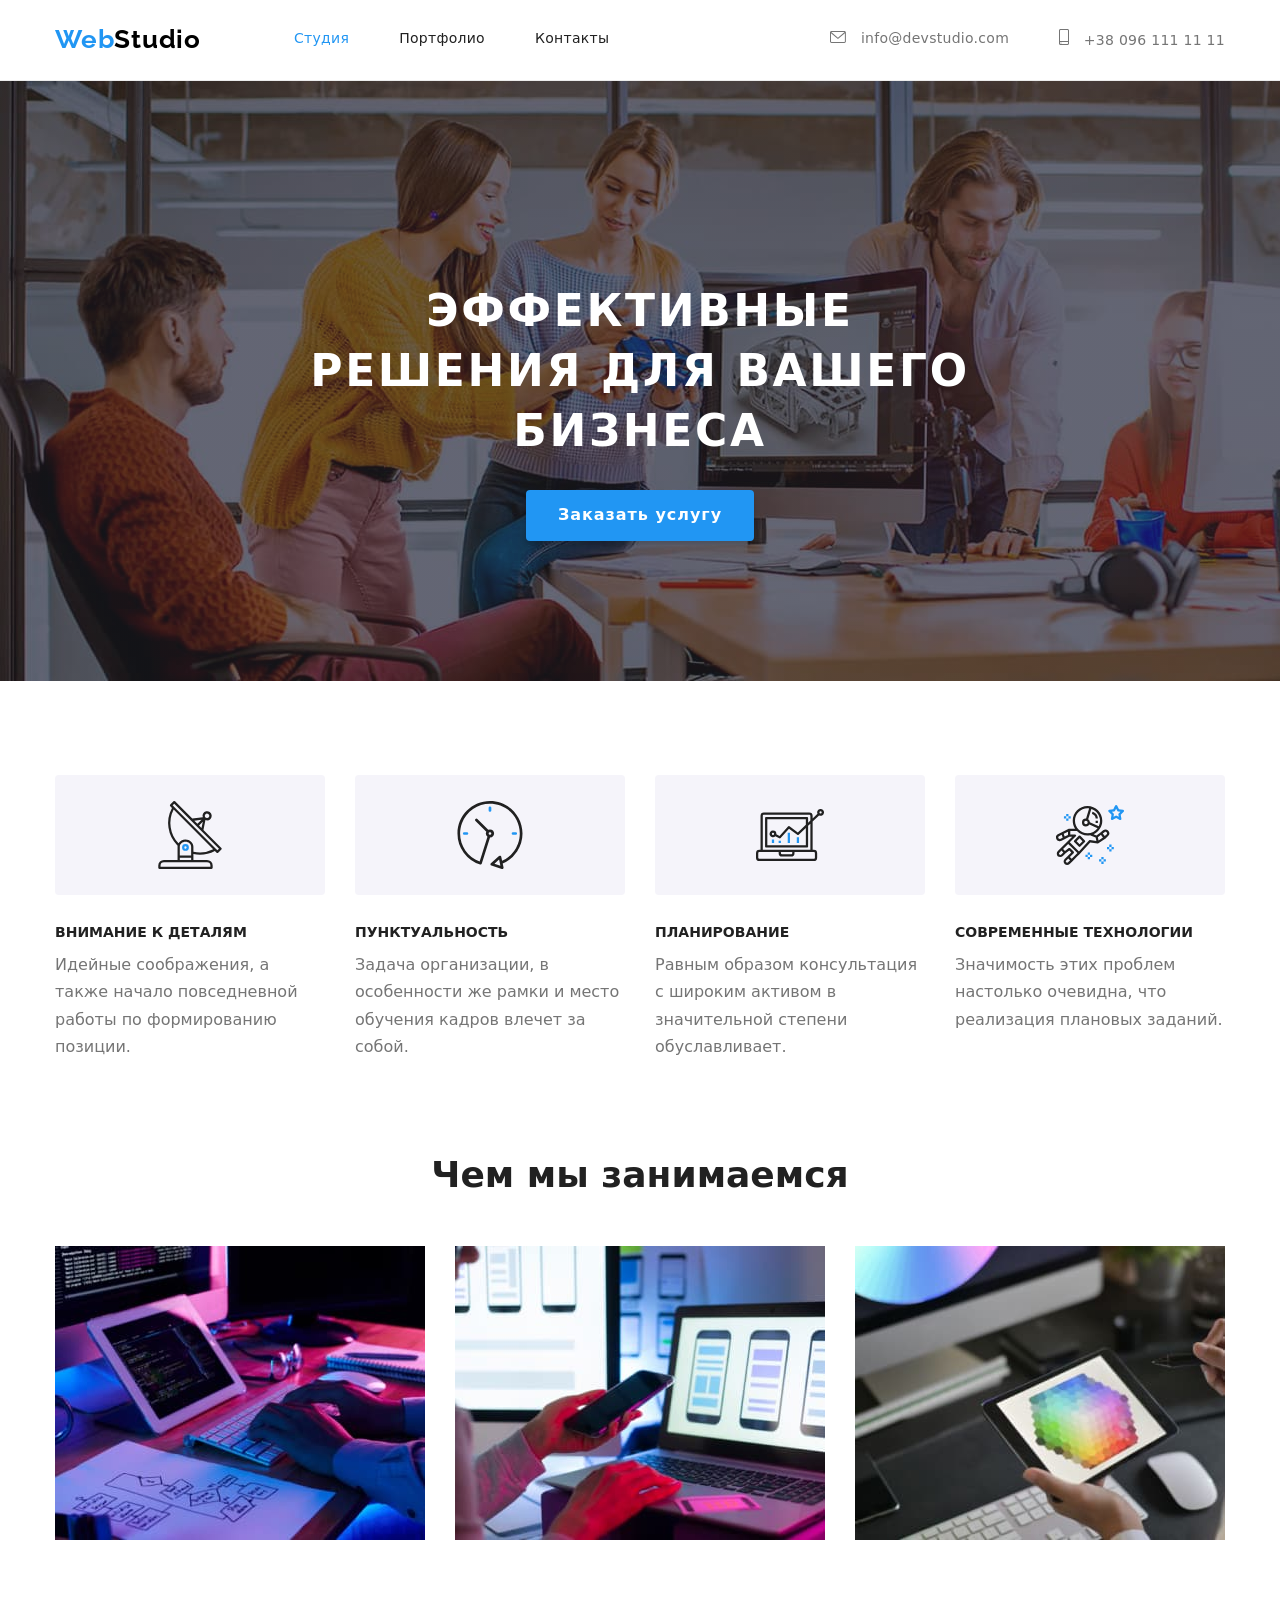
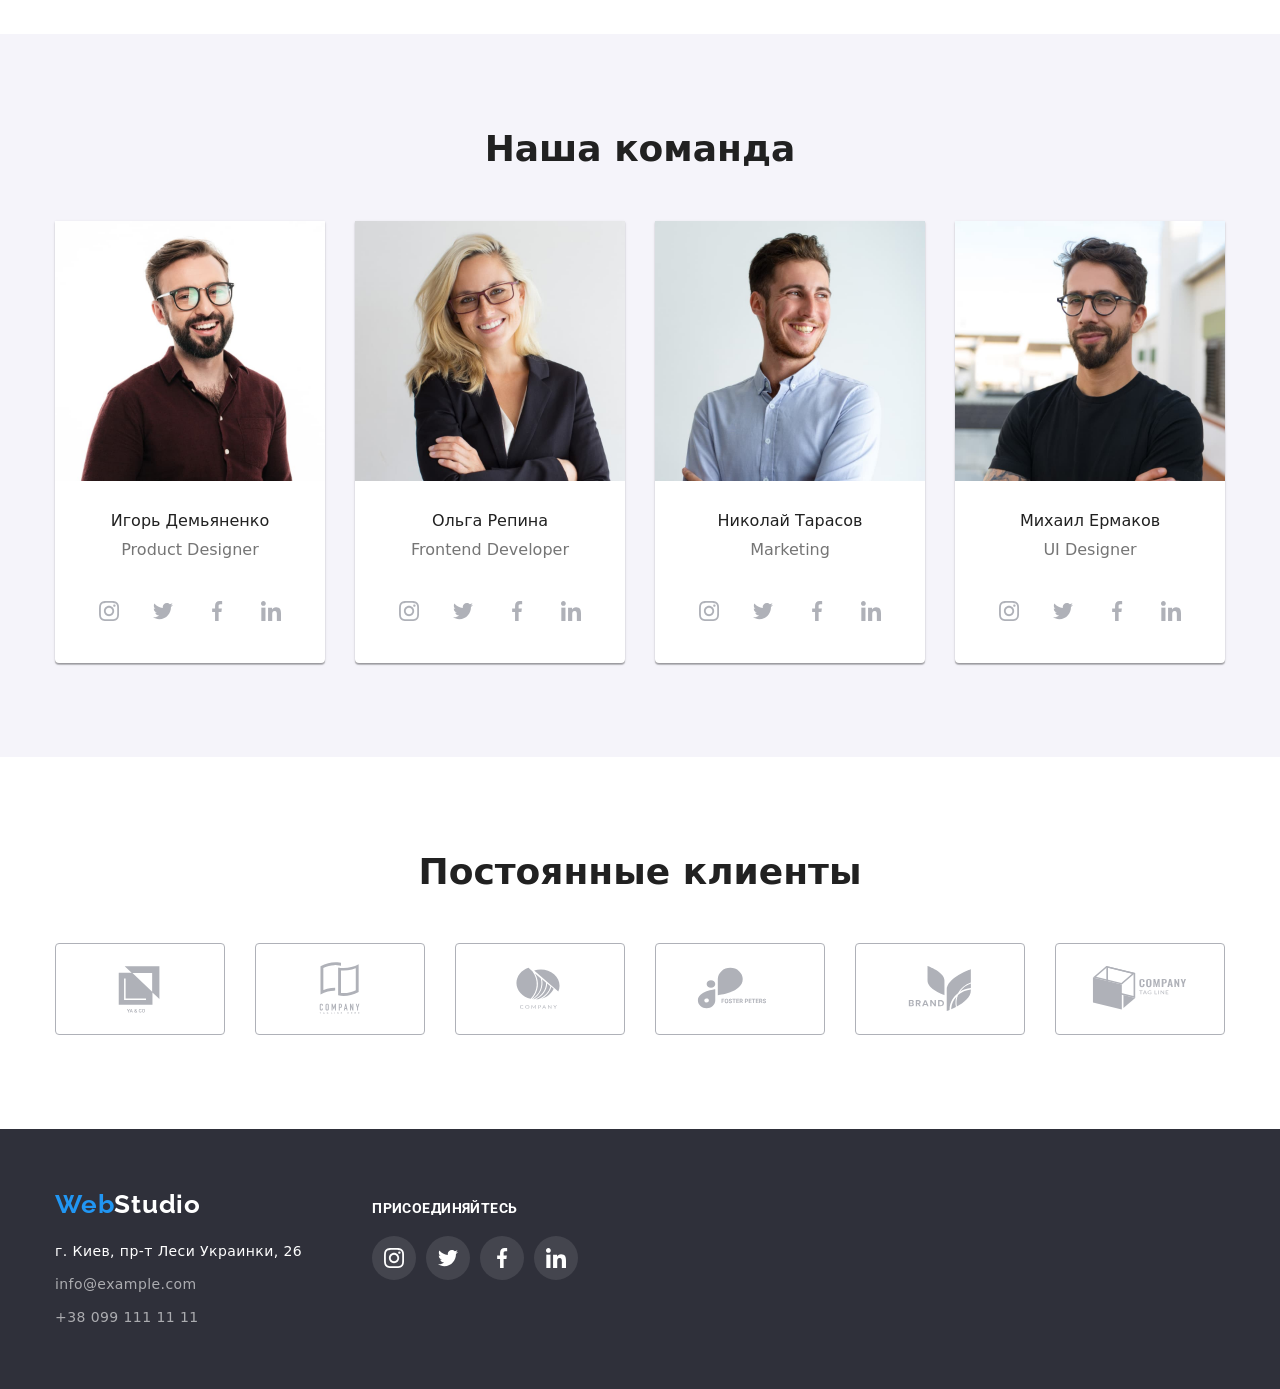
<file: index.html>
<!DOCTYPE html>
<html lang="ru">
<head>
    <meta charset="UTF-8">
    <meta http-equiv="X-UA-Compatible" content="IE=edge">
    <meta name="viewport" content="width=device-width, initial-scale=1.0">
    <title>Homework-5</title>
    <link href="https://fonts.googleapis.com/css2?family=Raleway:wght@700&family=Roboto:wght@400;500;700;900&display=swap"
        rel="stylesheet">
    <link rel="preconnect" href="https://fonts.googleapis.com">
    <link rel="preconnect" href="https://fonts.gstatic.com" crossorigin>
    <link rel="stylesheet" href="https://cdnjs.cloudflare.com/ajax/libs/modern-normalize/1.1.0/modern-normalize.min.css">
    <link rel="stylesheet" href="./css/styles.css">  
    
</head>
<body>
    <header class="header">
    
        <div class="container">
            <nav class="header-navigation">
                <a href="" class="header-logo link"><span>Web</span>Studio</a>
                <ul class="header-list list">
                    <li class="header-item pointer"><a href="" class="header-link current">Студия</a></li>
                    <li class="header-item pointer"><a href="./portfolio.html" class="header-link">Портфолио</a>
                    </li>
                    <li class="header-item pointer"><a href="" class="header-link ">Контакты</a></li>
                </ul>
            </nav>
            <ul class="header-contacts-list list">
                <li class="header-mail-li">
                    <a class="header-mail link" href="http://info@devstudio.com">
                    <svg class="mail-icon" width="16" height="12">
                        <use href="./images/icons.svg#icon-envelope"></use>
                    </svg>
                    info@devstudio.com
                </a></li>
                <li class="header-tel-li">
                    <a class="header-tel link" href="tel:+380961111111">
                    <svg class="phone-icon" width="10" height="16">
                        <use href="./images/icons.svg#icon-smartphone"></use>
                    </svg>
                    +38 096 111 11 11</a></li>
            </ul>
        </div>
    
    </header>
    <main>
        <section class="hero">
            <div class="hero-content">
                <div class="container">
                    <h1 class="hero-title">Эффективные решения для вашего бизнеса</h1>
                    <button class="hero-button main-btn" type="button" data-modal-open>Заказать услугу</button>
                    <div class="backdrop is-hidden" data-modal>
                        <div class="modal-wrapper">
                            <button class="modal-btn" data-modal-close>
                                <svg class="" width="11" height="11">
                                    <use href="./images/hrestik.svg">
                                </svg>
                            </button>
                            <form class="modal-form"></form>
                        </div>
                    </div>
                </div>
            </div>
        </section>
         
        <section class="feature">
            <div class="container">
                <h2 hidden>Особенности</h2>
                <ul class="feature-list list">
                    <li class="feature-item antenna">
                        <h3 class="feature-title">Внимание к деталям</h3>
                        <p class="feature-text">Идейные соображения, а также начало повседневной работы по формированию
                            позиции.</p>
                    </li>
                    <li class="feature-item clock">
                        <h3 class="feature-title">Пунктуальность</h3>
                        <p class="feature-text">Задача организации, в особенности же рамки и место обучения кадров
                            влечет за собой.</p>
                    </li>
                    <li class="feature-item vector">
                        <h3 class="feature-title">Планирование</h3>
                        <p class="feature-text">Равным образом консультация с широким активом в значительной степени
                            обуславливает.</p>
                    </li>
                    <li class="feature-item austronaut">
                        <h3 class="feature-title austronaut">Современные технологии</h3>
                        <p class="feature-text">Значимость этих проблем настолько очевидна, что реализация плановых
                            заданий.</p>
                    </li>
                </ul>
            </div>
        </section>
        <section class="direction">
            <div class="container">
                <h2 class="direction-title">Чем мы занимаемся</h2>
                <ul class="direction-list list">
                    <li class="direction-item"><img src="./images/gallery/gallery-1.jpg" alt="Десктопные приложения" width="370"
                            class="direction-icon"></li>
                    <li class="direction-item"><img src="./images/gallery/gallery-2.jpg" alt="Мобильные приложения" width="370"
                            class="direction-icon"></li>
                    <li class="direction-item"><img src="./images/gallery/gallery-3.jpg" alt="Дизайнерские решения" width="370"
                            class="direction-icon"></li>
                </ul>
            </div>
        </section>
        <section class="team">
            <div class="container">
                <h2 class="team-title">Наша команда</h2>
                <ul class="team-list list">
                    <li class="team-item">
                        <img src="./images/team/team-1.jpg" alt="Игорь Демьяненко" width="270" class="team-icon">
                        <div class="about-team-item">
                            <h3 class="team-item-title">Игорь Демьяненко</h3>
                            <p class="specialty-text">Product Designer</p>
                        </div>
                        <ul class="team-soc-list list">
                            <li class="team-soc-item"><a href="" class="team-soc-link">
                                    <svg class="team-soc-icon" width="20" height="20">
                                        <use href="./images/icons.svg#icon-instagram-2"></use>
                                    </svg>
                                </a></li>
                            <li class="team-soc-item"><a href="" class="team-soc-link">
                                    <svg class="team-soc-icon" width="20" height="20">
                                        <use href="./images/icons.svg#icon-twitter-1"></use>
                                    </svg>
                                </a></li>
                            <li class="team-soc-item"><a href="" class="team-soc-link">
                                    <svg class="team-soc-icon" width="20" height="20">
                                        <use href="./images/icons.svg#icon-facebook-1"></use>
                                    </svg>
                                </a></li>
                            <li class="team-soc-item"><a href="" class="team-soc-link">
                                    <svg class="team-soc-icon" width="20" height="20">
                                        <use href="./images/icons.svg#icon-linkedin-1"></use>
                                    </svg>
                                </a></li>
                        </ul>
                    </li>
                    <li class="team-item">
                        <img src="./images/team/team-2.jpg" alt="Ольга Репина" width="270" class="team-icon">
                        <div class="about-team-item">
                            <h3 class="team-item-title">Ольга Репина</h3>
                            <p class="specialty-text">Frontend Developer</p>
                        </div>
                        <ul class="team-soc-list list">
                            <li class="team-soc-item"><a href="" class="team-soc-link">
                                    <svg class="team-soc-icon" width="20" height="20">
                                        <use href="./images/icons.svg#icon-instagram-2"></use>
                                    </svg>
                                </a></li>
                            <li class="team-soc-item"><a href="" class="team-soc-link">
                                    <svg class="team-soc-icon" width="20" height="20">
                                        <use href="./images/icons.svg#icon-twitter-1"></use>
                                    </svg>
                                </a></li>
                            <li class="team-soc-item"><a href="" class="team-soc-link">
                                    <svg class="team-soc-icon" width="20" height="20">
                                        <use href="./images/icons.svg#icon-facebook-1"></use>
                                    </svg>
                                </a></li>
                            <li class="team-soc-item"><a href="" class="team-soc-link">
                                    <svg class="team-soc-icon" width="20" height="20">
                                        <use href="./images/icons.svg#icon-linkedin-1"></use>
                                    </svg>
                                </a></li>
                        </ul>
                    </li>
                    <li class="team-item">
                        <img src="./images/team/team-3.jpg" alt="Николай Тарасов" width="270" class="team-icon">
                        <div class="about-team-item">
                            <h3 class="team-item-title">Николай Тарасов</h3>
                            <p class="specialty-text">Marketing</p>
                        </div>
                        <ul class="team-soc-list list">
                            <li class="team-soc-item"><a href="" class="team-soc-link">
                                    <svg class="team-soc-icon" width="20" height="20">
                                        <use href="./images/icons.svg#icon-instagram-2"></use>
                                    </svg>
                                </a></li>
                            <li class="team-soc-item"><a href="" class="team-soc-link">
                                    <svg class="team-soc-icon" width="20" height="20">
                                        <use href="./images/icons.svg#icon-twitter-1"></use>
                                    </svg>
                                </a></li>
                            <li class="team-soc-item"><a href="" class="team-soc-link">
                                    <svg class="team-soc-icon" width="20" height="20">
                                        <use href="./images/icons.svg#icon-facebook-1"></use>
                                    </svg>
                                </a></li>
                            <li class="team-soc-item"><a href="" class="team-soc-link">
                                    <svg class="team-soc-icon" width="20" height="20">
                                        <use href="./images/icons.svg#icon-linkedin-1"></use>
                                    </svg>
                                </a></li>
                        </ul>
                    </li>
                    <li class="team-item">
                        <img src="./images/team/team-4.jpg" alt="Михаил Ермаков" width="270" class="team-icon">
                        <div class="about-team-item">
                            <h3 class="team-item-title">Михаил Ермаков</h3>
                            <p class="specialty-text">UI Designer</p>
                        </div>
                        <ul class="team-soc-list list">
                            <li class="team-soc-item"><a href="" class="team-soc-link">
                                    <svg class="team-soc-icon" width="20" height="20">
                                        <use href="./images/icons.svg#icon-instagram-2"></use>
                                    </svg>
                                </a></li>
                            <li class="team-soc-item"><a href="" class="team-soc-link">
                                    <svg class="team-soc-icon" width="20" height="20">
                                        <use href="./images/icons.svg#icon-twitter-1"></use>
                                    </svg>
                                </a></li>
                            <li class="team-soc-item"><a href="" class="team-soc-link">
                                    <svg class="team-soc-icon" width="20" height="20">
                                        <use href="./images/icons.svg#icon-facebook-1"></use>
                                    </svg>
                                </a></li>
                            <li class="team-soc-item"><a href="" class="team-soc-link">
                                    <svg class="team-soc-icon" width="20" height="20">
                                        <use href="./images/icons.svg#icon-linkedin-1"></use>
                                    </svg>
                                </a></li>
                        </ul>
                    </li>
                </ul>
            </div>
        </section>
        
        <section class="clients">
        
            <div class="container">
                <h2 class="clients-title">Постоянные клиенты</h2>
                <ul class="clients-list list">
                    <li class="clients-item"><a href="" class="clients-link">
                            <svg class="follow-icon" width="106" height="60">
                                <use href="./images/icons.svg#icon-Logo"></use>
                            </svg>
                        </a></li>
                    <li class="clients-item"><a href="" class="clients-link">
                            <svg class="follow-icon" width="106" height="60">
                                <use href="./images/icons.svg#icon-Logo-1"></use>
                            </svg>
                        </a></li>
                    <li class="clients-item"><a href="" class="clients-link">
                            <svg class="follow-icon" width="106" height="60">
                                <use href="./images/icons.svg#icon-Logo-2"></use>
                            </svg>
                        </a></li>
                    <li class="clients-item"><a href="" class="clients-link">
                            <svg class="follow-icon" width="106" height="60">
                                <use href="./images/icons.svg#icon-Logo-3"></use>
                            </svg>
                        </a></li>
                    <li class="clients-item"><a href="" class="clients-link">
                            <svg class="follow-icon" width="106" height="60">
                                <use href="./images/icons.svg#icon-Logo-4"></use>
                            </svg>
                        </a></li>
                    <li class="clients-item"><a href="" class="clients-link">
                            <svg class="follow-icon" width="106" height="60">
                                <use href="./images/icons.svg#icon-Logo-5"></use>
                            </svg>
                        </a></li>
                </ul>
            </div>
    </main>
    <footer class="footer">
    
        <div class="container">
            <div class="footer-content">
                <div class="footer-contact">
                    <a href="" class="footer-logo link"><span>Web</span>Studio</a>
                    <address>
                        <ul class="address list list">
                            <li class="footer-item pointer"><a href="" class="footer-add-link link">г. Киев, пр-т Леси
                                    Украинки, 26</a></li>
                            <li class="footer-item pointer"><a href="mailto:info@example.com"
                                    class="footer-link link">info@example.com</a></li>
                            <li class="footer-item pointer"><a href="tel:+380991111111" class="footer-link link">+38 099
                                    111 11 11</a></li>
                        </ul>
                    </address>
                </div>
                <div class="follow">
                    <h2 class="follow-title">присоединяйтесь</h2>
                    <ul class="follow-list list">
                        <li class="follow-item"><a href="" class="follow-link">
                                <svg class="follow-icon" width="20" height="20">
                                    <use href="./images/icons.svg#icon-instagram-2"></use>
                                </svg>
                            </a></li>
                        <li class="follow-item"><a href="" class="follow-link">
                                <svg class="follow-icon" width="20" height="20">
                                    <use href="./images/icons.svg#icon-twitter-1"></use>
                                </svg>
                            </a></li>
                        <li class="follow-item"><a href="" class="follow-link">
                                <svg class="follow-icon" width="20" height="20">
                                    <use href="./images/icons.svg#icon-facebook-1"></use>
                                </svg>
                            </a></li>
                        <li class="follow-item"><a href="" class="follow-link">
                                <svg class="follow-icon" width="20" height="20">
                                    <use href="./images/icons.svg#icon-linkedin-1"></use>
                                </svg>
                            </a></li>
                    </ul>
                </div>
            </div>
        </div>
    </footer>
    <script src="./js/modal.js"></script>
</body>

</html>
</file>
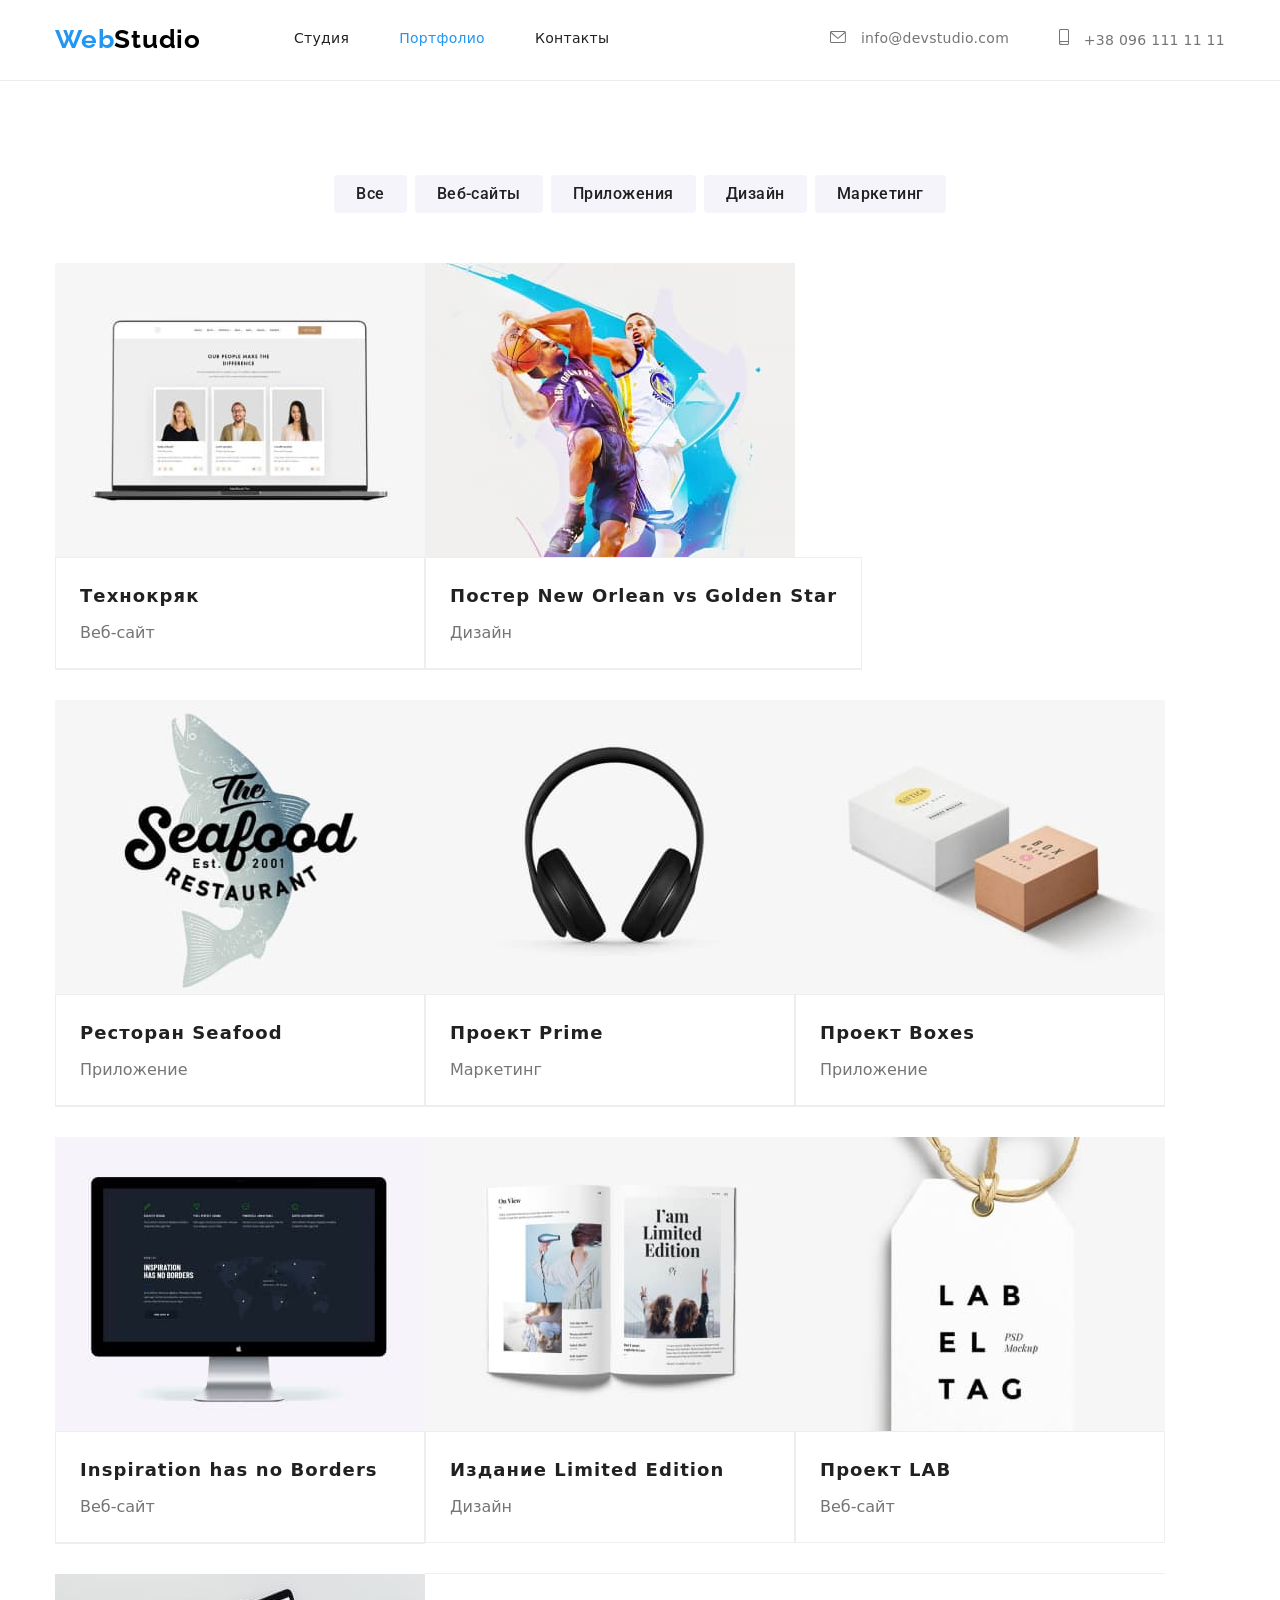
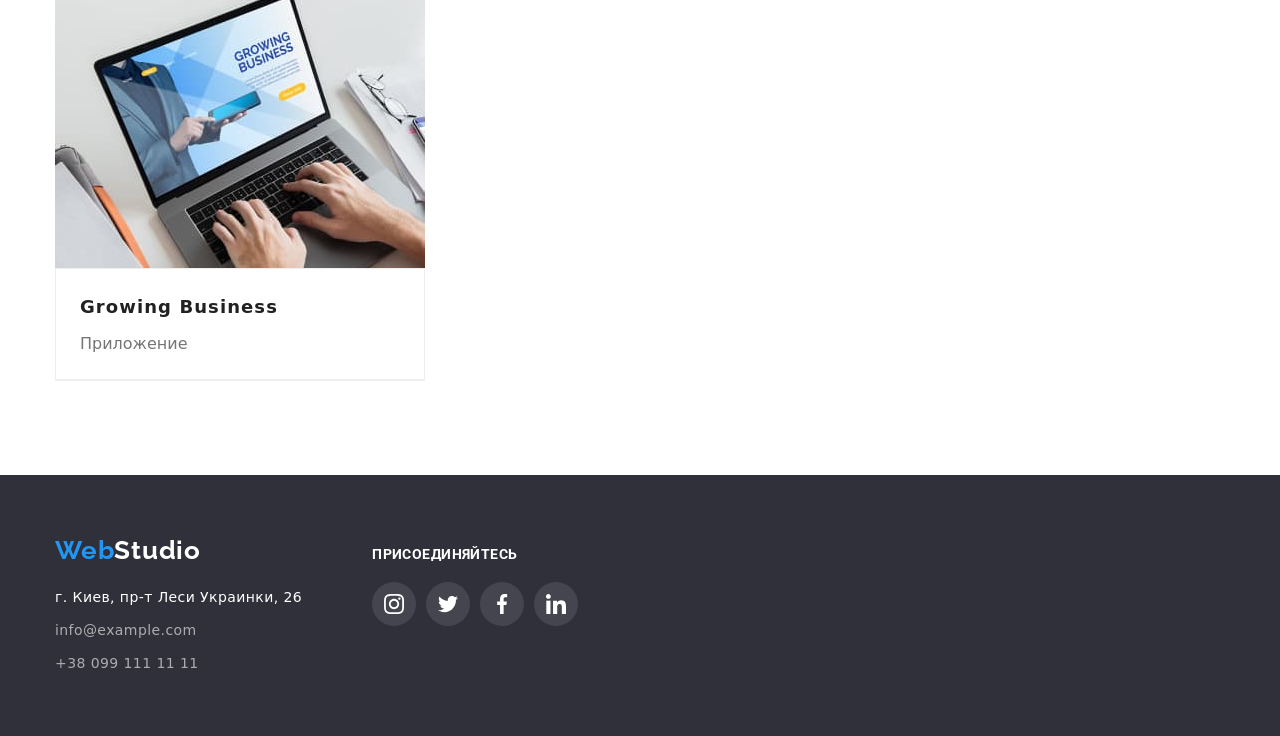
<file: portfolio.html>
<!DOCTYPE html>
<html lang="ru">

<head>
    <meta charset="UTF-8">
    <meta http-equiv="X-UA-Compatible" content="IE=edge">
    <meta name="viewport" content="width=device-width, initial-scale=1.0">
    <title>Portfolio</title>
    <link rel="preconnect" href="https://fonts.gstatic.com">
    <link
        href="https://fonts.googleapis.com/css2?family=Raleway:wght@700&family=Roboto:wght@400;500;700;900&display=swap"
        rel="stylesheet">
        <link rel="stylesheet" href="https://cdnjs.cloudflare.com/ajax/libs/modern-normalize/1.1.0/modern-normalize.min.css">
    <link rel="stylesheet" href="./css/styles.css">
</head>

<body>
    <header class="header">

        <div class="container">
            <nav class="header-navigation">
                <a href="" class="header-logo link"><span>Web</span>Studio</a>
                <ul class="header-list list">
                    <li class="header-item pointer"><a href="./index.html" class="header-link ">Студия</a></li>
                    <li class="header-item pointer"><a href="./portfolio.html" class="header-link current">Портфолио</a>
                    </li>
                    <li class="header-item pointer"><a href="" class="header-link">Контакты</a></li>
                </ul>
            </nav>
            <ul class="header-contacts-list list">
                <li class="header-mail-li">
                    <a class="header-mail link" href="http://info@devstudio.com">
                        <svg class="mail-icon" width="16" height="12">
                            <use href="./images/icons.svg#icon-envelope"></use>
                        </svg>
                        info@devstudio.com
                    </a>
                </li>
                <li class="header-tel-li">
                    <a class="header-tel link" href="tel:+380961111111">
                        <svg class="phone-icon" width="10" height="16">
                            <use href="./images/icons.svg#icon-smartphone"></use>
                        </svg>
                        +38 096 111 11 11</a>
                </li>
            </ul>
        </div>

    </header>
    <main>
        <section class="samples">
            <div class="container">
                <h1 hidden>Работы</h1>
                <ul class="services-list list">
                    <li><button type="button" class="services-item-btn pointer">Все</button></li>
                    <li><button type="button" class="services-item-btn pointer">Веб-сайты</button></li>
                    <li><button type="button" class="services-item-btn pointer">Приложения</button></li>
                    <li><button type="button" class="services-item-btn pointer">Дизайн</button></li>
                    <li><button type="button" class="services-item-btn pointer">Маркетинг</button></li>
                </ul>
                <ul class="examples-list list">
                    <li class="examples-item">
                        <a href="" class="examples-icon link">
                            <div class="card-over"><img src="./images/projects/project-1.jpg" alt="технокряк">
                                <p class="card-text is-hidden-text">
                                    Ресурс предлагает комплексные предложения с разным уровнем функционала и сервисов.
                                    Все это позволит посетителю получить
                                    исчерпывающие сведения о компании или частном лице.
                                </p>
                            </div>
                            <div class="about-examles">
                                <h2 class="examples-title">Технокряк</h2>
                                <p class="examples-text">Веб-сайт</p>
                            </div>
                        </a>
                    </li>
                    <li class="examples-item">
                        <a href="" class="examples-icon link">
                            <div class="card-over"><img src="./images/projects/project-2.jpg" alt="Постер">
                                <p class="card-text is-hidden-text">
                                    Ресурс предлагает комплексные предложения с разным уровнем функционала и сервисов.
                                    Все это позволит посетителю получить
                                    исчерпывающие сведения о компании или частном лице.
                                </p>
                            </div>
                            <div class="about-examles">
                                <h2 class="examples-title">Постер New Orlean vs Golden Star</h2>
                                <p class="examples-text">Дизайн</p>
                            </div>
                        </a>
                    </li>
                    <li class="examples-item">
                        <a href="" class="examples-icon link">
                            <div class="card-over"><img src="./images/projects/project-3.jpg" alt="Ресторан">
                                <p class="card-text is-hidden-text">
                                    Ресурс предлагает комплексные предложения с разным уровнем функционала и сервисов.
                                    Все это позволит посетителю
                                    получить
                                    исчерпывающие сведения о компании или частном лице.
                                </p>
                            </div>
                            <div class="about-examles">
                                <h2 class="examples-title">Ресторан Seafood</h2>
                                <p class="examples-text">Приложение</p>
                            </div>
                        </a>
                    </li>
                    <li class="examples-item">
                        <a href="" class="examples-icon link">
                            <div class="card-over"><img src="./images/projects/project-4.jpg" alt="Проект Prime">
                                <p class="card-text is-hidden-text">
                                    Ресурс предлагает комплексные предложения с разным уровнем функционала и сервисов.
                                    Все это позволит посетителю
                                    получить
                                    исчерпывающие сведения о компании или частном лице.
                                </p>
                            </div>
                            <div class="about-examles">
                                <h2 class="examples-title">Проект Prime</h2>
                                <p class="examples-text">Маркетинг</p>
                            </div>
                        </a>
                    </li>
                    <li class="examples-item">
                        <a href="" class="examples-icon link">
                            <div class="card-over"><img src="./images/projects/project-5.jpg" alt="Проект Boxes">
                                <p class="card-text is-hidden-text">
                                    Ресурс предлагает комплексные предложения с разным уровнем функционала и сервисов.
                                    Все это позволит посетителю
                                    получить
                                    исчерпывающие сведения о компании или частном лице.
                                </p>
                            </div>
                            <div class="about-examles">
                                <h2 class="examples-title">Проект Boxes</h2>
                                <p class="examples-text">Приложение</p>
                            </div>
                        </a>
                    </li>
                    <li class="examples-item">
                        <a href="" class="examples-icon link">
                            <div class="card-over"><img src="./images/projects/project-6.jpg" alt="Inspiration has no Borders">
                                <p class="card-text is-hidden-text">
                                    Ресурс предлагает комплексные предложения с разным уровнем функционала и сервисов.
                                    Все это позволит посетителю
                                    получить
                                    исчерпывающие сведения о компании или частном лице.
                                </p>
                            </div>
                            <div class="about-examles">
                                <h2 class="examples-title">Inspiration has no Borders</h2>
                                <p class="examples-text">Веб-сайт</p>
                            </div>
                        </a>
                    </li>
                    <li class="examples-item">
                        <a href="" class="examples-icon link">
                            <div class="card-over"><img src="./images/projects/project-7.jpg" alt="Издание Limited Edition">
                                <p class="card-text is-hidden-text">
                                    Ресурс предлагает комплексные предложения с разным уровнем функционала и сервисов.
                                    Все это позволит посетителю
                                    получить
                                    исчерпывающие сведения о компании или частном лице.
                                </p>
                            </div>
                            <div class="about-examles">
                                <h2 class="examples-title">Издание Limited Edition</h2>
                                <p class="examples-text">Дизайн</p>
                            </div>
                        </a>
                    </li>
                    <li class="examples-item">
                        <a href="" class="examples-icon link">
                            <div class="card-over"><img src="./images/projects/project-8.jpg" alt="Проект LAB">
                                <p class="card-text is-hidden-text">
                                    Ресурс предлагает комплексные предложения с разным уровнем функционала и сервисов.
                                    Все это позволит посетителю
                                    получить
                                    исчерпывающие сведения о компании или частном лице.
                                </p>
                            </div>
                            <div class="about-examles">
                                <h2 class="examples-title">Проект LAB</h2>
                                <p class="examples-text">Веб-сайт</p>
                            </div>
                        </a>
                    </li>
                    <li class="examples-item">
                        <a href="" class="examples-icon link">
                            <div class="card-over"><img src="./images/projects/project-9.jpg" alt="Growing Business">
                                <p class="card-text is-hidden-text">
                                    Ресурс предлагает комплексные предложения с разным уровнем функционала и сервисов.
                                    Все это позволит посетителю
                                    получить
                                    исчерпывающие сведения о компании или частном лице.
                                </p>
                            </div>
                            <div class="about-examles">
                                <h2 class="examples-title">Growing Business</h2>
                                <p class="examples-text">Приложение</p>
                            </div>
                        </a>
                    </li>
                </ul>
            </div>
        </section> 
    </main>
    <footer class="footer">
        <div class="container">
            <div class="footer-content">
                <div class="footer-contact">
                    <a href="" class="footer-logo link"><span>Web</span>Studio</a>
                    <address>
                        <ul class="address list list">
                            <li class="footer-item pointer"><a href="" class="footer-add-link link">г. Киев, пр-т Леси
                                    Украинки, 26</a></li>
                            <li class="footer-item pointer"><a href="mailto:info@example.com"
                                    class="footer-link link">info@example.com</a></li>
                            <li class="footer-item pointer"><a href="tel:+380991111111" class="footer-link link">+38 099
                                    111 11 11</a></li>
                        </ul>
                    </address>
                </div>
                <div class="follow">
                    <h2 class="follow-title">присоединяйтесь</h2>
                    <ul class="follow-list list">
                        <li class="follow-item"><a href="" class="follow-link">
                                <svg class="follow-icon" width="20" height="20">
                                    <use href="./images/icons.svg#icon-instagram-2"></use>
                                </svg>
                            </a></li>
                        <li class="follow-item"><a href="" class="follow-link">
                                <svg class="follow-icon" width="20" height="20">
                                    <use href="./images/icons.svg#icon-twitter-1"></use>
                                </svg>
                            </a></li>
                        <li class="follow-item"><a href="" class="follow-link">
                                <svg class="follow-icon" width="20" height="20">
                                    <use href="./images/icons.svg#icon-facebook-1"></use>
                                </svg>
                            </a></li>
                        <li class="follow-item"><a href="" class="follow-link">
                                <svg class="follow-icon" width="20" height="20">
                                    <use href="./images/icons.svg#icon-linkedin-1"></use>
                                </svg>
                            </a></li>
                    </ul>
                </div>
            </div>
        </div>
    </footer>
</body>

</html>
</file>
<file: css/styles.css>
:root {
    --header-color: #212121;
    --contacts-color: #757575;
    --main-title-color: #FFFFFF;
    --second-title-color: #212121;
    --btn-color: #2196F3;
    --accent-color: #2196F3;
    --main-text-color: #757575;
    --hero-footer-bgc-color: #2F303A;
    --bcg-card-color: #F5F4FA;
    --head-logo-color: #000000;
    --footer-logo-color: #FFFFFF;
    --white-txt: #ffffff;
    --header-bg: #ffffff;
    --button-bg: #2196f3;

    --animation: cubic-bezier(0.4, 0, 0.2, 1);
    --transition-timing-function: cubic-bezier(0.4, 0, 0.2, 1);
    --transition-duration: 250ms;
    
    
}
 .body {
    font-family: "Roboto", sans-serif;
    font-size: 14px;
    letter-spacing: 0.03em;
    color: var(--second-title-color);
}

p,
h1,
h2,
h3,
h4 {
    margin: 0;
}

ul {
    padding-left: 0;
    margin: 0;
}

.container {
    width: 1200px;
    padding-left: 15px;
    padding-right: 15px;
    margin: 0 auto;
    /* outline: 1px solid red; */
}

/* ---------------------------HEADER-------------------------- */
header {
    background-color: var(--main-title-color);
    padding-top: 24px;
    padding-bottom: 25px;
    border-bottom: 1px solid #ECECEC;
}

span {
    font-family: 'Raleway';
    font-style: normal;
    font-weight: 700;
    font-size: 26px;
    line-height: 1.19;
    letter-spacing: 0.03em;
    color: var(--accent-color);
}

.header-logo {
    font-family: 'Raleway';
    font-style: normal;
    font-weight: 700;
    font-size: 26px;
    line-height: 1.19;
    letter-spacing: 0.03em;
    color: var(--head-logo-color)
}

.list {
    list-style: none;
    margin-top: 0px;
}

.link {
    text-decoration: none;
}

.header .container {
    display: flex;
    align-items: center;
}

.header-navigation {
    display: flex;
    align-items: center;
}

.header-list {
    display: flex;
    margin-left: 93px;
}

.header-item:not(:last-child) {
    margin-right: 50px;

}
 


.header-link {
    position: relative;
    display: block;
    font-weight: 500;
    font-size: 14px;
    line-height: 1.14;
    letter-spacing: 0.02em;
    text-decoration: none;
    color: var(--header-color);
    transition: color 250ms var(--animation);
}

.header-link::after {
    content: '';
    position: absolute;
    bottom: -34px;
    display: block;
    width: 100%;
    height: 4px;
    background-color: var(--accent-color);
    border-radius: 2px;
    transform: scale(0);
    transition: transform 250ms var(--animation);
}

.header-link:hover::after {
    transform: scale(1);
}


.pointer {
    cursor: pointer;
}

.header-link:hover,
.header-link:focus {
    color: var(--accent-color);
}


.header-list .header-link.current {
    color: var(--accent-color);
}

.header-contacts-list {
    display: flex;
    margin-left: auto;
}

.header-mail {
    font-weight: 500;
    font-size: 14px;
    line-height: 1.14;
    letter-spacing: 0.02em;
    color: var(--contacts-color);
    /* margin-right: 50px; */
}

.mail-icon {
    margin-right: 10px;
    fill: currentColor;
    align-self: center;
}

.header-mail:hover,
.header-mail:focus {
    color: var(--accent-color);
}

.header-tel {
    font-weight: 500;
    font-size: 14px;
    line-height: 1.14;
    letter-spacing: 0.02em;
    color: var(--contacts-color);
    /* margin-right: 0px; */
}

.header-mail-li {
    margin-right: 50px;
}

.header-tel-li {
    margin-right: 0px;
}

.phone-icon {
  margin-right: 10px;
  fill: currentColor;
  align-self: center;
}

.header-tel:hover,
.header-tel:focus {
    color: var(--accent-color);
}

/* ----------------------------------------HERO------------------------------------------- */

.hero {
    text-align: center;
}

.hero-content {
    background-color: var(--hero-footer-bgc-color);
    padding-top: 200px;
    padding-bottom: 200px;
    max-width: 1600px;
    height: 600px;
    margin-left: auto;
    margin-right: auto;
    background-image: linear-gradient(rgba(47, 48, 58, 0.4),
            rgba(47, 48, 58, 0.4)),
        url(../images/background/background-1.jpg);
}

.hero-title {
    font-weight: 900;
    font-size: 44px;
    width: 696px;
    line-height: 1.36;
    /* text-align: center; */
    letter-spacing: 0.06em;
    text-transform: uppercase;
    color: var(--main-title-color);
    margin: 0 auto;
    margin-bottom: 30px;


}

.hero-btn {
    display: inline-block;
    font-family: 'Roboto';
    font-weight: 700;
    font-size: 16px;
    line-height: 1.88;
    /* display: flex; */
    align-items: center;
    text-align: center;
    letter-spacing: 0.06em;
    color: var(--main-title-color);
    background-color: var(--accent-color);
    border: none;
    border-radius: 4px;
    padding: 10px 32px;
}

.hero-btn:hover,
.hero-btn:focus {
    background-color: #188ce8;
}


.backdrop {
    position: fixed;
    width: 100%;
    height: 100%;
    top: 0px;
    left: 0px;
    z-index: 1;

    background-color: rgba(0, 0, 0, 0.2);
}

.backdrop .is-hidden {
    opacity: 0;
    visibility: hidden;
    pointer-events: none;
}

.modal-wrapper {
    position: absolute;
    top: 50%;
    left: 50%;
    width: 528px;
    height: 581px;
    border-radius: 4px;
    background-color: var(--main-title-color);
    box-shadow: rgba(0, 0, 0, 0.12) 0px 1px 3px, rgba(0, 0, 0, 0.14) 0px 1px 1px, rgba(0, 0, 0, 0.2) 0px 2px 1px;
    transform: translate(-50%, -50%) scale(1);
    transition: transform 2500ms var(--timing-functiontransition-timing-function);
}


.hero-button {
    font-family: var(--main-font);
    font-weight: 700;
    font-size: 16px;
    line-height: 1.88;
    letter-spacing: 0.06em;
    color: var(--white-txt);
    background: var(--button-bg);
    box-shadow: 0px 4px 4px rgba(0, 0, 0, 0.15);
    border-radius: 4px;
    padding: 10px 32px;
    border: none;
}

.backdrop {
    position: fixed;
    width: 100%;
    height: 100%;
    top: 0px;
    left: 0px;
    z-index: 1;

    background-color: rgba(0, 0, 0, 0.2);
}

.backdrop.is-hidden {
    opacity: 0;
    visibility: hidden;
    pointer-events: none;
}

.modal-wrapper {
    position: absolute;
    top: 50%;
    left: 50%;
    width: 528px;
    height: 581px;
    border-radius: 4px;
    background-color: var(--header-bg);
    box-shadow: rgba(0, 0, 0, 0.12) 0px 1px 3px, rgba(0, 0, 0, 0.14) 0px 1px 1px, rgba(0, 0, 0, 0.2) 0px 2px 1px;
    transform: translate(-50%, -50%) scale(1) rotateZ(360deg);
    transition: transform 250ms var(--timing-functiontransition-timing-function);
}

.modal-btn {
    position: absolute;
    top: 8px;
    right: 8px;
    display: flex;
    align-items: center;
    justify-content: center;
    padding: 0;
    width: 30px;
    height: 30px;
    cursor: pointer;
    border-radius: 50%;
    border-width: 1px;
    border-style: solid;
    border-color: rgba(0, 0, 0, 0.1);
    border-image: initial;
    background-color: transparent;
}

/* ------------------------------------FEATURE----------------------------------- */
.feature {
    padding-top: 94px;
    padding-bottom: 94px;
}

.feature-list {
    display: flex;
}

.feature-title {
    font-weight: 700;
    font-size: 14px;
    line-height: 1.14;
    text-transform: uppercase;
    color: var(--second-title-color);
    margin-top: 0px;
    margin-bottom: 10px;
}

.feature-item {
    width: 270px;
    margin-right: 30px;
}

.feature-item::before {
    display: block;
    content:"";
    height: 120px;
    width: 270px;
    /*outline: 1px solid red;*/
    margin-bottom: 30px;
    background-repeat: no-repeat;
    background-size: 25%;
    background-position: center;
    background-color: #F5F4FA;
    border-radius: 4px;
}
/*
.feature-item:nth-child(1)::before {
    background-image: url(../images/features/antenna.svg);
}
.feature-item:nth-child(2)::before {
    background-image: url(../images/features/clock.svg);
}
.feature-item:nth-child(3)::before {
    background-image: url(../images/features/diagram.svg);
}
.feature-item:nth-child(4)::before {
    background-image: url(../images/features/astronaut.svg);
}
*/
.antenna::before {
    background-image: url(../images/features/antenna.svg);
}

.clock::before {
    background-image: url(../images/features/clock.svg);
}

.vector::before {
    background-image: url(../images/features/diagram.svg);
}

.austronaut::before {
    background-image: url(../images/features/astronaut.svg);
}


.feature-item:last-child {
    margin-right: 0px;
}

.feature-text {
    line-height: 1.71;
    max-width: 270px;
    margin-top: 0px;
    color: var(--contacts-color);
}

/* -------------------------------------direction--------------------------------------- */
.direction {
    padding-bottom: 94px;
}

.direction-list {
    display: flex;
}

.direction-item {

    margin-right: 30px;
}

.direction-icon {
    display: block;
    width: 100%;
    height: auto;

}

.direction-item:last-child {
    margin-right: 0px;
}

.direction-title {
    font-weight: 700;
    font-size: 36px;
    line-height: 1.17;
    text-align: center;
    color: var(--second-title-color);
    margin-bottom: 50px;
    margin-top: 0px;
}

.team {
    background-color: var(--bcg-card-color);
    padding-top: 94px;
    padding-bottom: 94px;
}

.team-list {
    display: flex;
}

.team-item {
    margin-right: 30px;
    background: #FFFFFF;
    box-shadow: 0px 1px 3px rgba(0, 0, 0, 0.12),
        0px 1px 1px rgba(0, 0, 0, 0.14),
        0px 2px 1px rgba(0, 0, 0, 0.2);
    border-radius: 0px 0px 4px 4px;
}

.team-item:last-child {
    margin-right: 0px;
}

.team-title {
    font-weight: 700;
    font-size: 36px;
    line-height: 1.17;
    text-align: center;
    color: var(--second-title-color);
    margin-bottom: 50px;
    margin-top: 0px;
}

.team-icon {
    display: block;
    width: 100%;
    height: auto;

}

.about-team-item {
    padding-top: 30px;
    padding-bottom: 30px;
}

.team-item-title {
    font-weight: 500;
    font-size: 16px;
    line-height: 1.19;
    text-align: center;
    color: var(--second-title-color);
    margin-bottom: 10px;
    margin-top: 0px;
}

.specialty-text {
    font-size: 16px;
    line-height: 1.19;
    text-align: center;
    margin-top: 0px;
    color: var(--contacts-color);
}

.team-soc-list {
    display: flex;
    justify-content: center;
    padding-bottom: 30px;
}

.team-soc-link {
    width: 44px;
    height: 44px;
    background-color: #FFFFFF;
    border-radius: 50%;
    display: flex;
    justify-content: center;
    align-items: center;
    fill: #AFB1B8;
}

/* .team-soc-icon {
        fill: #AFB1B8;
    } */
.team-soc-link:hover,
.team-soc-link:focus {
    background-color: #2196F3;
    fill: #FFFFFF;
}

.team-soc-item+.team-soc-item {
    margin-left: 10px;
}
/* ---------------------------------------CLIENTS------------------------------------ */

.clients {
    padding-top: 94px;
    padding-bottom: 94px;
}

.clients-title {
    font-weight: 700;
    font-size: 36px;
    line-height: 1.17;
    text-align: center;
    color: var(--second-title-color);
    margin-bottom: 50px;
    margin-top: 0px;
}

.clients-list {
    display: flex;
    justify-content: center;

}

.clients-item+.clients-item {
    margin-left: 30px;
}

.clients-link {
    display: flex;
    width: 170px;
    height: 92px;
    /* background-color: #2196F3; */
    border: 1px solid #AFB1B8;
    border-radius: 4px;
    justify-content: center;
    align-items: center;
    fill: #AFB1B8;

}

.clients-link:hover,
.clients-link:focus {
    fill: #2196F3;
    border: 1px solid #2196F3;
}

/* .mail-icon  */





/* ---------------------------------------FOOTER----------------------------------- */
.footer {
    max-width: 1600px;
    background-color: var(--hero-footer-bgc-color);

    padding-top: 60px;
    padding-bottom: 60px;
    margin-left: auto;
    margin-right: auto;
    /* display: flex; */
    align-items: center;
}

.footer-logo {
    display: inline-block;
    font-family: 'Raleway';
    font-style: normal;
    font-weight: 700;
    font-size: 26px;
    line-height: 1.19;
    letter-spacing: 0.03em;
    color: var(--footer-logo-color);
    margin-bottom: 20px;
}

.footer-content {
    display: flex;
    align-items: baseline;
}

.footer-item {
    margin-bottom: 9px;
}

.footer-item:last-child {
    margin-bottom: 0px;
}

.footer-add-link {
    font-style: normal;
    font-weight: 400;
    font-size: 14px;
    line-height: 1.71;
    letter-spacing: 0.03em;
    color: var(--footer-logo-color);

}

.footer-add-link:hover,
.footer-add-link:focus {
    color: var(--accent-color);
}

.footer-link {
    font-style: normal;
    font-size: 14px;
    line-height: 1.71;
    letter-spacing: 0.03em;
    color: rgba(255, 255, 255, 0.6);

}


.follow-title {
    font-family: 'Roboto';
    font-style: normal;
    font-weight: 700;
    font-size: 14px;
    line-height: 16px;
    letter-spacing: 0.03em;
    color: #FFFFFF;
    text-transform: uppercase;
    margin-bottom: 20px;
}


.footer-link:hover,
.footer-link:focus {
    color: var(--accent-color);
}

.follow {
  display: block;
  margin-left: 70px;
}

.follow-list {
  display: flex;
  justify-content: center;
}

.follow-link {
  width: 44px;
  height: 44px;
  background: rgba(255, 255, 255, 0.1);
  border-radius: 50%;
  display: flex;
  justify-content: center;
  align-items: center;
  fill: #FFFFFF;
}

.follow-link:hover,
.follow-link:focus {
  background-color: #2196F3;

}

/* .follow-item {
    } */
.follow-item:not(:last-child) {
  margin-right: 10px;
}
/* --------------------------------------------samples------------------------------------------ */
.samples {
    padding-top: 94px;
    padding-bottom: 94px;
}

.services-list {
    display: flex;
    justify-content: center;
}

.services-list>li {
    margin-right: 8px;
}

.services-list>li:last-child {
    margin-right: 0px;
}

.services-item-btn {

    font-family: 'Roboto';
    font-weight: 500;
    font-size: 16px;
    line-height: 1.62;
    text-align: center;
    letter-spacing: 0.03em;
    color: var(--header-color);
    background-color: var(--bcg-card-color);
    border: none;
    border-radius: 4px;
    padding: 6px 22px;
}

.services-item-btn:hover,
.services-item-btn:focus {
    color: var(--main-title-color);
    background-color: var(--accent-color);
}

.services-list {
    margin-bottom: 50px;
}

.examples-title {
    font-weight: 700;
    font-size: 18px;
    line-height: 2;
    letter-spacing: 0.06em;
    color: var(--second-title-color);
    margin-bottom: 4px;

}

.examples-text {
    font-size: 16px;
    line-height: 1.88;
    color: var(--main-text-color);

}

.about-examles {
    padding: 20px 24px;
    /* padding-bottom: 20px; */
    border: 1px solid #EEEEEE;

}

.examples-list {
    display: flex;
    flex-wrap: wrap;

}

.examples-item {

    /*margin-right: 30px;*/
    margin-bottom: 30px;
    border-bottom: 1px solid #EEEEEE;
}

.examples-icon {
    display: block;
    width: 100%;
    height: auto;
}

.examples-icon:hover {
    box-shadow: 0px 1px 1px rgba(0, 0, 0, 0.12),
        0px 4px 4px rgba(0, 0, 0, 0.06),
        1px 4px 6px rgba(0, 0, 0, 0.16);
}

.examples-item:nth-child(3n) {
    margin-right: 0px;
}

.examples-item:nth-last-child(-n+3) {
    margin-bottom: 0px;
}

.card-over {
    position: relative;
    overflow: hidden;
}

.card-over>img {
    display: block;
    max-width: 100%;
}

.card-text {
    position: absolute;
    bottom: 0;
    left: 0;
    padding: 63px 24px;
    transform: translateY(100%);
    transition: transform 250ms var(--animation);

    font-weight: 400;
    font-size: 18px;
    line-height: 1.55;
    letter-spacing: 0.03em;
    color: var(--main-title-color);
    background-color: rgba(33, 150, 243, 0.9);
}

.examples-icon:hover .card-text,
.examples-icon:focus .card-text {
    transform: translateY(0);
}
</file>
